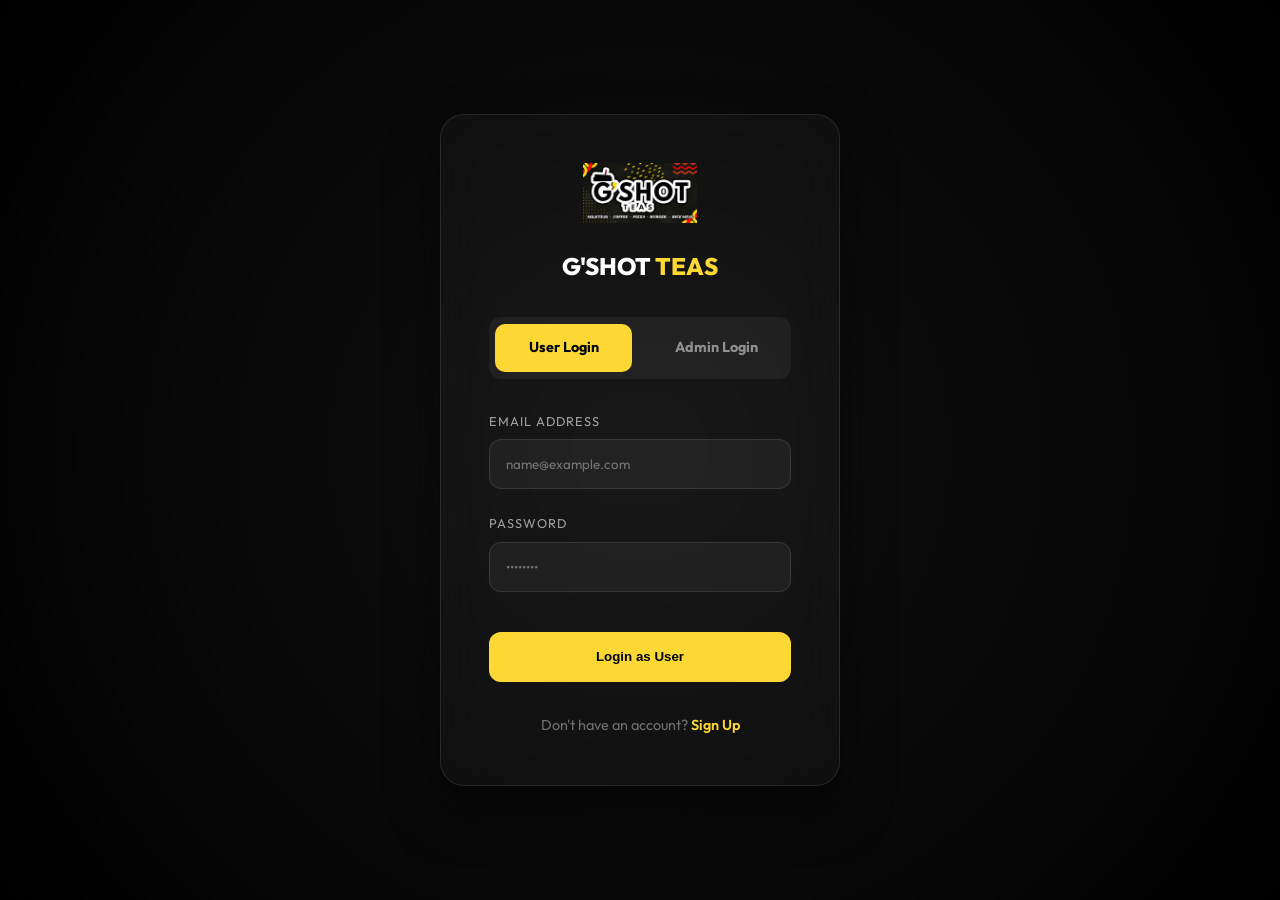
<file: auth/login.html>
<!DOCTYPE html>
<html lang="en">

<head>
    <meta charset="UTF-8">
    <meta name="viewport" content="width=device-width, initial-scale=1.0">
    <title>Login | G'SHOT TEAS</title>
    <link rel="stylesheet" href="../home/home.css">
    <style>
        body {
            height: 100vh;
            display: flex;
            align-items: center;
            justify-content: center;
            background: radial-gradient(circle at center, #111 0%, #000 100%);
            margin: 0;
        }

        .auth-card {
            background: rgba(255, 255, 255, 0.03);
            backdrop-filter: blur(20px);
            border: 1px solid rgba(255, 255, 255, 0.1);
            padding: 3rem;
            border-radius: 24px;
            width: 100%;
            max-width: 400px;
            box-shadow: 0 25px 50px rgba(0, 0, 0, 0.5);
            animation: fadeIn 0.8s ease-out;
        }

        @keyframes fadeIn {
            from {
                opacity: 0;
                transform: translateY(20px);
            }

            to {
                opacity: 1;
                transform: translateY(0);
            }
        }

        .auth-logo {
            text-align: center;
            margin-bottom: 2rem;
        }

        .auth-logo img {
            height: 60px;
            margin-bottom: 1rem;
        }

        .auth-tabs {
            display: flex;
            gap: 1rem;
            margin-bottom: 2rem;
            background: rgba(255, 255, 255, 0.05);
            padding: 0.4rem;
            border-radius: 12px;
        }

        .auth-tab {
            flex: 1;
            padding: 0.8rem;
            text-align: center;
            cursor: pointer;
            border-radius: 10px;
            font-weight: 700;
            font-size: 0.9rem;
            transition: var(--transition);
            color: rgba(255, 255, 255, 0.5);
        }

        .auth-tab.active {
            background: var(--primary-yellow);
            color: #000;
        }

        .form-group {
            margin-bottom: 1.5rem;
        }

        .form-group label {
            display: block;
            font-size: 0.8rem;
            text-transform: uppercase;
            letter-spacing: 1px;
            margin-bottom: 0.5rem;
            color: rgba(255, 255, 255, 0.6);
        }

        .form-group input {
            width: 100%;
            padding: 1rem;
            background: rgba(255, 255, 255, 0.05);
            border: 1px solid rgba(255, 255, 255, 0.1);
            border-radius: 12px;
            color: #fff;
            font-family: inherit;
            outline: none;
            transition: var(--transition);
        }

        .form-group input:focus {
            border-color: var(--primary-yellow);
            background: rgba(255, 255, 255, 0.08);
        }

        .btn-auth {
            width: 100%;
            padding: 1.1rem;
            background: var(--primary-yellow);
            color: #000;
            border: none;
            border-radius: 12px;
            font-weight: 800;
            cursor: pointer;
            transition: var(--transition);
            margin-top: 1rem;
        }

        .btn-auth:hover {
            background: #fff;
            transform: translateY(-2px);
        }

        .auth-footer {
            margin-top: 2rem;
            text-align: center;
            font-size: 0.9rem;
            color: rgba(255, 255, 255, 0.4);
        }

        .auth-footer a {
            color: var(--primary-yellow);
            text-decoration: none;
            font-weight: 600;
        }
    </style>
</head>

<body>
    <div class="auth-card">
        <div class="auth-logo">
            <img src="../pic/logo.png" alt="Logo">
            <h2 style="font-weight: 800; text-transform: uppercase;">G'SHOT <span
                    style="color: var(--primary-yellow);">TEAS</span></h2>
        </div>

        <div class="auth-tabs">
            <div class="auth-tab active" onclick="setRole('user')">User Login</div>
            <div class="auth-tab" onclick="setRole('admin')">Admin Login</div>
        </div>

        <form id="auth-form">
            <div class="form-group">
                <label id="identifier-label">Email Address</label>
                <input type="text" id="identifier" placeholder="name@example.com" required>
            </div>
            <div class="form-group">
                <label>Password</label>
                <input type="password" id="password" placeholder="••••••••" required>
            </div>
            <button type="submit" class="btn-auth" id="submit-btn">Login as User</button>
        </form>

        <div class="auth-footer">
            Don't have an account? <a href="signup.html">Sign Up</a>
        </div>
    </div>

    <script>
        let selectedRole = 'user';

        function setRole(role) {
            selectedRole = role;
            document.querySelectorAll('.auth-tab').forEach(tab => {
                tab.classList.toggle('active', tab.textContent.toLowerCase().includes(role));
            });
            document.getElementById('submit-btn').textContent = `Login as ${role.charAt(0).toUpperCase() + role.slice(1)}`;

            const label = document.getElementById('identifier-label');
            const input = document.getElementById('identifier');

            if (role === 'admin') {
                label.textContent = "Username";
                input.placeholder = "Enter admin username";
                input.type = "text";
            } else {
                label.textContent = "Email Address";
                input.placeholder = "name@example.com";
                input.type = "email";
            }
        }

        document.getElementById('auth-form').addEventListener('submit', (e) => {
            e.preventDefault();
            const identifier = document.getElementById('identifier').value;
            const password = document.getElementById('password').value;

            if (selectedRole === 'admin') {
                if (identifier === 'admin' && password === 'admin123') {
                    const user = {
                        email: 'admin@gshot.com',
                        role: 'admin',
                        name: 'Admin'
                    };
                    localStorage.setItem('gshot-user', JSON.stringify(user));

                    // Open dashboard in a new tab
                    window.open('../admin/dashboard.html', '_blank');

                    // Provide feedback in the current tab
                    alert("Admin login successful! Dashboard opened in a new tab.");
                    window.location.href = '../main/index.html'; // Also go to home in current tab
                } else {
                    alert("Invalid Admin credentials!");
                }
                return;
            }

            // Simple local session saving for regular users
            const user = {
                email: identifier,
                role: 'user',
                name: identifier.split('@')[0]
            };
            localStorage.setItem('gshot-user', JSON.stringify(user));
            window.location.href = '../main/index.html';
        });
    </script>
</body>

</html>
</file>
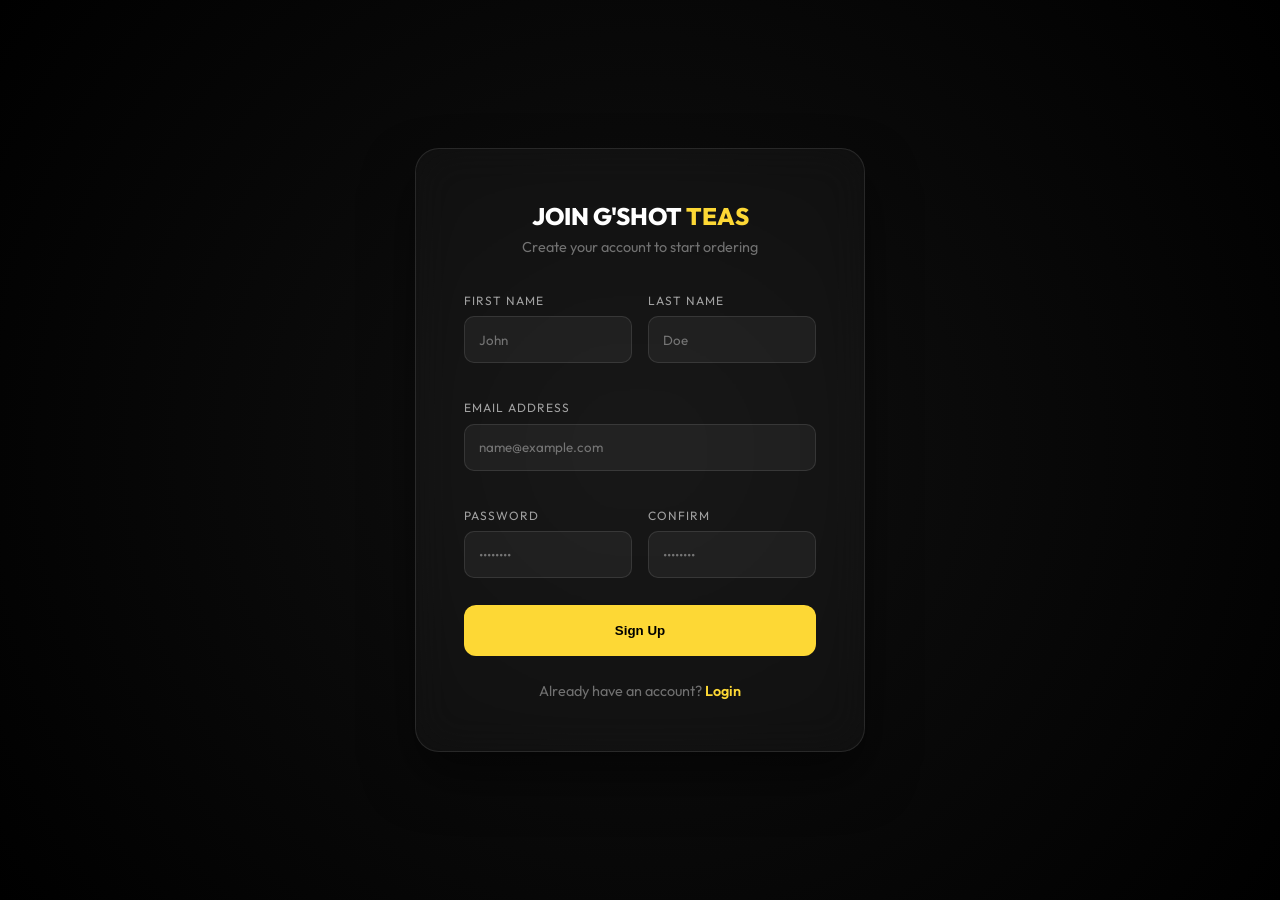
<file: auth/signup.html>
<!DOCTYPE html>
<html lang="en">

<head>
    <meta charset="UTF-8">
    <meta name="viewport" content="width=device-width, initial-scale=1.0">
    <title>Sign Up | G'SHOT TEAS</title>
    <link rel="stylesheet" href="../home/home.css">
    <style>
        body {
            height: 100vh;
            display: flex;
            align-items: center;
            justify-content: center;
            background: radial-gradient(circle at center, #111 0%, #000 100%);
            margin: 0;
        }

        .auth-card {
            background: rgba(255, 255, 255, 0.03);
            backdrop-filter: blur(20px);
            border: 1px solid rgba(255, 255, 255, 0.1);
            padding: 3rem;
            border-radius: 24px;
            width: 100%;
            max-width: 450px;
            box-shadow: 0 25px 50px rgba(0, 0, 0, 0.5);
            animation: fadeIn 0.8s ease-out;
        }

        @keyframes fadeIn {
            from {
                opacity: 0;
                transform: translateY(20px);
            }

            to {
                opacity: 1;
                transform: translateY(0);
            }
        }

        .auth-logo {
            text-align: center;
            margin-bottom: 2rem;
        }

        .auth-logo img {
            height: 50px;
            margin-bottom: 0.5rem;
        }

        .form-grid {
            display: grid;
            grid-template-columns: 1fr 1fr;
            gap: 1rem;
        }

        .form-group {
            margin-bottom: 1.2rem;
        }

        .form-group.full {
            grid-column: 1 / -1;
        }

        .form-group label {
            display: block;
            font-size: 0.75rem;
            text-transform: uppercase;
            letter-spacing: 1px;
            margin-bottom: 0.4rem;
            color: rgba(255, 255, 255, 0.6);
        }

        .form-group input {
            width: 100%;
            padding: 0.9rem;
            background: rgba(255, 255, 255, 0.05);
            border: 1px solid rgba(255, 255, 255, 0.1);
            border-radius: 10px;
            color: #fff;
            font-family: inherit;
            outline: none;
            transition: var(--transition);
        }

        .form-group input:focus {
            border-color: var(--primary-yellow);
            background: rgba(255, 255, 255, 0.08);
        }

        .btn-auth {
            width: 100%;
            padding: 1.1rem;
            background: var(--primary-yellow);
            color: #000;
            border: none;
            border-radius: 12px;
            font-weight: 800;
            cursor: pointer;
            transition: var(--transition);
            margin-top: 0.5rem;
        }

        .btn-auth:hover {
            background: #fff;
            transform: translateY(-2px);
        }

        .auth-footer {
            margin-top: 1.5rem;
            text-align: center;
            font-size: 0.9rem;
            color: rgba(255, 255, 255, 0.4);
        }

        .auth-footer a {
            color: var(--primary-yellow);
            text-decoration: none;
            font-weight: 600;
        }
    </style>
</head>

<body>
    <div class="auth-card">
        <div class="auth-logo">
            <h2 style="font-weight: 800; text-transform: uppercase; font-size: 1.5rem;">Join G'SHOT <span
                    style="color: var(--primary-yellow);">TEAS</span></h2>
            <p style="color: rgba(255, 255, 255, 0.4); font-size: 0.9rem;">Create your account to start ordering</p>
        </div>

        <form id="auth-form">
            <div class="form-grid">
                <div class="form-group">
                    <label>First Name</label>
                    <input type="text" id="fname" placeholder="John" required>
                </div>
                <div class="form-group">
                    <label>Last Name</label>
                    <input type="text" id="lname" placeholder="Doe" required>
                </div>
                <div class="form-group full">
                    <label>Email Address</label>
                    <input type="email" id="email" placeholder="name@example.com" required>
                </div>
                <div class="form-group">
                    <label>Password</label>
                    <input type="password" id="password" placeholder="••••••••" required>
                </div>
                <div class="form-group">
                    <label>Confirm</label>
                    <input type="password" id="confirm-password" placeholder="••••••••" required>
                </div>
            </div>
            <button type="submit" class="btn-auth" id="submit-btn">Sign Up</button>
        </form>

        <div class="auth-footer">
            Already have an account? <a href="login.html">Login</a>
        </div>
    </div>

    <script>
        document.getElementById('auth-form').addEventListener('submit', (e) => {
            e.preventDefault();
            const email = document.getElementById('email').value;
            const fname = document.getElementById('fname').value;
            const password = document.getElementById('password').value;
            const confirmPassword = document.getElementById('confirm-password').value;

            if (password !== confirmPassword) {
                alert("Passwords do not match!");
                return;
            }

            // Save user session locally
            const user = {
                email: email,
                role: 'user',
                name: fname || email.split('@')[0]
            };
            localStorage.setItem('gshot-user', JSON.stringify(user));

            alert("Signup successful!");
            window.location.href = '../main/index.html';
        });
    </script>
</body>

</html>
</file>
<file: home/home.css>
@import url('https://fonts.googleapis.com/css2?family=Outfit:wght@300;400;600;700;800&display=swap');

:root {
    --primary-yellow: #fdd835;
    --accent-red: #e53935;
    --dark-bg: #0A0A0A;
    --text-white: #FFFFFF;
    --text-muted: rgba(255, 255, 255, 0.7);
    --transition: all 0.3s cubic-bezier(0.4, 0, 0.2, 1);
}

* {
    margin: 0;
    padding: 0;
    box-sizing: border-box;
}

body {
    font-family: 'Outfit', sans-serif;
    background-color: var(--dark-bg);
    color: var(--text-white);
    line-height: 1.6;
    overflow-x: hidden;
}

/* Header & Navigation */
header {
    position: fixed;
    top: 0;
    left: 0;
    width: 100%;
    z-index: 1000;
    padding: 1.5rem 4rem;
    display: flex;
    justify-content: space-between;
    align-items: center;
    background: linear-gradient(to bottom, rgba(0, 0, 0, 0.8), transparent);
    backdrop-filter: blur(10px);
}

.logo-container {
    display: flex;
    align-items: center;
    gap: 0.8rem;
    text-decoration: none;
}

.logo-img {
    height: 50px;
    width: auto;
    object-fit: contain;
}

.logo-text {
    font-weight: 800;
    font-size: 1.5rem;
    color: var(--text-white);
    letter-spacing: -0.5px;
}

.logo-text span {
    color: var(--primary-yellow);
}

nav ul {
    display: flex;
    list-style: none;
    gap: 3rem;
}

nav ul li a {
    color: var(--text-white);
    text-decoration: none;
    font-weight: 600;
    font-size: 0.9rem;
    text-transform: uppercase;
    letter-spacing: 1px;
    transition: var(--transition);
}

nav ul li a:hover {
    color: var(--primary-yellow);
}

.nav-cta {
    display: flex;
    align-items: center;
    gap: 1rem;
}

.nav-cta .btn-signup {
    color: var(--text-white);
    text-decoration: none;
    font-weight: 600;
    font-size: 0.85rem;
    text-transform: uppercase;
    transition: var(--transition);
}

.nav-cta .btn-signup:hover {
    color: var(--primary-yellow);
}

.nav-cta .btn-order {
    background-color: var(--primary-yellow);
    color: #000;
    padding: 0.8rem 1.8rem;
    border-radius: 50px;
    font-weight: 700;
    text-decoration: none;
    text-transform: uppercase;
    font-size: 0.85rem;
    transition: var(--transition);
    border: 2px solid var(--primary-yellow);
}

.nav-cta .btn-order:hover {
    background-color: transparent;
    color: var(--primary-yellow);
    transform: translateY(-2px);
    box-shadow: 0 10px 20px rgba(253, 216, 53, 0.2);
}

/* User Profile Nav Styling */
.user-profile-nav {
    display: flex;
    align-items: center;
    gap: 1rem;
    cursor: pointer;
    position: relative;
    padding: 0.5rem 1rem;
    border-radius: 50px;
    background: rgba(255, 255, 255, 0.05);
    border: 1px solid rgba(255, 255, 255, 0.1);
    transition: var(--transition);
}

.user-profile-nav:hover {
    background: rgba(255, 255, 255, 0.1);
    border-color: var(--primary-yellow);
}

#user-display-name {
    font-weight: 700;
    font-size: 0.9rem;
    color: var(--text-white);
}

.profile-avatar {
    width: 32px;
    height: 32px;
    background: var(--primary-yellow);
    border-radius: 50%;
    display: flex;
    align-items: center;
    justify-content: center;
    font-size: 1.2rem;
    color: #000;
}

.dropdown-menu {
    position: absolute;
    top: calc(100% + 10px);
    right: 0;
    background: #1a1a1a;
    border: 1px solid rgba(255, 255, 255, 0.1);
    border-radius: 12px;
    padding: 0.5rem;
    min-width: 150px;
    display: none;
    flex-direction: column;
    box-shadow: 0 10px 30px rgba(0, 0, 0, 0.5);
    z-index: 1001;
}

.user-profile-nav.active .dropdown-menu {
    display: flex;
}

.dropdown-menu a {
    color: var(--text-white);
    text-decoration: none;
    padding: 0.8rem 1rem;
    font-size: 0.9rem;
    font-weight: 600;
    border-radius: 8px;
    transition: var(--transition);
}

.dropdown-menu a:hover {
    background: rgba(255, 255, 255, 0.05);
    color: var(--primary-yellow);
}

/* Hero Section */
.hero {
    height: 100vh;
    width: 100%;
    position: relative;
    display: flex;
    align-items: center;
    justify-content: center;
    text-align: center;
    background-image: url('../pic/hero-bg.jpg');
    background-size: cover;
    background-position: center;
}

.hero::before {
    content: '';
    position: absolute;
    top: 0;
    left: 0;
    width: 100%;
    height: 100%;
    background: radial-gradient(circle, rgba(0, 0, 0, 0.4) 0%, rgba(0, 0, 0, 0.8) 100%);
}

.hero-content {
    position: relative;
    z-index: 1;
    max-width: 900px;
    padding: 0 2rem;
}

.hero-badge {
    display: inline-block;
    padding: 0.6rem 1.4rem;
    border: 1px solid rgba(226, 255, 0, 0.4);
    border-radius: 50px;
    color: var(--primary-yellow);
    font-weight: 600;
    font-size: 0.8rem;
    text-transform: uppercase;
    letter-spacing: 2px;
    margin-bottom: 2rem;
    background: rgba(226, 255, 0, 0.1);
    backdrop-filter: blur(5px);
    animation: fadeInUp 0.8s ease-out;
}

.hero-title {
    font-size: 6rem;
    font-weight: 800;
    line-height: 1;
    margin-bottom: 1.5rem;
    text-transform: uppercase;
    animation: fadeInUp 1s ease-out 0.2s both;
}

.hero-title span {
    color: var(--primary-yellow);
    position: relative;
}

.hero-subtitle {
    font-size: 1.2rem;
    color: var(--text-muted);
    max-width: 600px;
    margin: 0 auto 3rem;
    font-weight: 400;
    animation: fadeInUp 1s ease-out 0.4s both;
}

.hero-btns {
    display: flex;
    gap: 1.5rem;
    justify-content: center;
    animation: fadeInUp 1s ease-out 0.6s both;
}

.btn {
    padding: 1.2rem 2.5rem;
    border-radius: 50px;
    font-weight: 700;
    text-transform: uppercase;
    font-size: 0.9rem;
    text-decoration: none;
    transition: var(--transition);
}

.btn-primary {
    background-color: var(--primary-yellow);
    color: #000;
    border: 2px solid var(--primary-yellow);
}

.btn-primary:hover {
    background-color: transparent;
    color: var(--primary-yellow);
    transform: translateY(-5px);
    box-shadow: 0 15px 30px rgba(253, 216, 53, 0.3);
}

.btn-secondary {
    background-color: transparent;
    color: var(--text-white);
    border: 2px solid rgba(255, 255, 255, 0.4);
    backdrop-filter: blur(5px);
}

.btn-secondary:hover {
    border-color: var(--text-white);
    background-color: rgba(255, 255, 255, 0.1);
    transform: translateY(-5px);
}

/* Booking Section */
.booking {
    padding: 8rem 4rem;
    background-image: linear-gradient(to right, rgba(10, 10, 10, 0.95), rgba(10, 10, 10, 0.7)), url('../pic/booking-bg.png');
    background-size: cover;
    background-position: center;
    background-attachment: fixed;
    position: relative;
}

.booking-container {
    max-width: 1200px;
    margin: 0 auto;
}

.booking-header {
    text-align: center;
    margin-bottom: 5rem;
}

.section-title {
    font-size: 3.5rem;
    font-weight: 800;
    text-transform: uppercase;
    margin-bottom: 1.5rem;
}

.section-title span {
    color: var(--primary-yellow);
}

.section-subtitle {
    color: var(--text-muted);
    font-size: 1.1rem;
    max-width: 700px;
    margin: 0 auto;
}

.booking-grid {
    display: grid;
    grid-template-columns: 1fr 1fr;
    gap: 4rem;
    align-items: center;
}

.booking-packages {
    display: flex;
    flex-direction: column;
    gap: 2rem;
}

.package-card {
    background: rgba(255, 255, 255, 0.03);
    border: 1px solid rgba(255, 255, 255, 0.1);
    backdrop-filter: blur(20px);
    border-radius: 20px;
    overflow: hidden;
    display: flex;
    transition: var(--transition);
}

.package-card:hover {
    transform: translateX(10px);
    border-color: rgba(253, 216, 53, 0.3);
    background: rgba(255, 255, 255, 0.05);
}

.package-img {
    width: 140px;
    height: auto;
    flex-shrink: 0;
}

.package-img img {
    width: 100%;
    height: 100%;
    object-fit: cover;
}

.package-content {
    padding: 1.5rem 2rem;
    flex-grow: 1;
}

.package-tag {
    display: inline-block;
    padding: 0.3rem 0.8rem;
    background: rgba(253, 216, 53, 0.1);
    color: var(--primary-yellow);
    border-radius: 50px;
    font-size: 0.7rem;
    font-weight: 700;
    text-transform: uppercase;
    letter-spacing: 1px;
    margin-bottom: 0.8rem;
}

.package-tag.kids {
    background: rgba(229, 57, 53, 0.1);
    color: var(--accent-red);
}

.package-content h3 {
    font-size: 1.5rem;
    margin-bottom: 0.5rem;
    color: var(--text-white);
}

.package-content p {
    font-size: 0.85rem;
    color: var(--text-muted);
    margin-bottom: 1.2rem;
    line-height: 1.4;
}

.package-details {
    list-style: none;
    display: flex;
    gap: 1.5rem;
    margin-bottom: 1.2rem;
}

.package-details li {
    font-size: 0.8rem;
    font-weight: 600;
    color: var(--text-white);
    display: flex;
    align-items: center;
    gap: 0.4rem;
}

.package-price {
    font-size: 1.4rem;
    font-weight: 800;
    color: var(--primary-yellow);
}

.package-price span {
    font-size: 0.8rem;
    color: var(--text-muted);
    font-weight: 400;
}

.transpo-note {
    font-size: 0.8rem;
    color: var(--text-muted);
    font-style: italic;
    margin-top: -1rem;
}

.booking-form-box {
    background: var(--text-white);
    padding: 3rem;
    border-radius: 24px;
    box-shadow: 0 30px 60px rgba(0, 0, 0, 0.5);
    height: fit-content;
}

.booking-form-box label {
    display: block;
    color: #444;
    font-weight: 700;
    text-transform: uppercase;
    font-size: 0.75rem;
    margin-bottom: 0.6rem;
    letter-spacing: 1px;
}

.form-group {
    margin-bottom: 1.8rem;
}

.form-row {
    display: grid;
    grid-template-columns: 1fr 1fr;
    gap: 1.5rem;
}

.booking-form input,
.booking-form select {
    width: 100%;
    padding: 1rem 1.2rem;
    border-radius: 12px;
    border: 2px solid #eee;
    font-family: inherit;
    font-size: 1rem;
    transition: var(--transition);
}

.booking-form input:focus,
.booking-form select:focus {
    outline: none;
    border-color: var(--primary-yellow);
    background: #fffcf0;
}

.btn-block {
    width: 100%;
    margin-top: 1rem;
    cursor: pointer;
    border: none;
    font-family: inherit;
}

/* Animations and Responsive */
@media (max-width: 991px) {
    .booking-grid {
        grid-template-columns: 1fr;
    }

    .booking {
        padding: 5rem 2rem;
    }

    .section-title {
        font-size: 2.5rem;
    }
}

/* Animations */
@keyframes fadeInUp {
    from {
        opacity: 0;
        transform: translateY(30px);
    }

    to {
        opacity: 1;
        transform: translateY(0);
    }
}

/* Responsive */
@media (max-width: 991px) {
    header {
        padding: 1.5rem 2rem;
    }

    .hero-title {
        font-size: 4rem;
    }

    nav ul {
        display: none;
    }
}

@media (max-width: 768px) {
    .hero-title {
        font-size: 3rem;
    }

    .hero-subtitle {
        font-size: 1rem;
    }

    .hero-btns {
        flex-direction: column;
        align-items: center;
    }

    .btn {
        width: 100%;
        max-width: 250px;
    }
}
</file>
